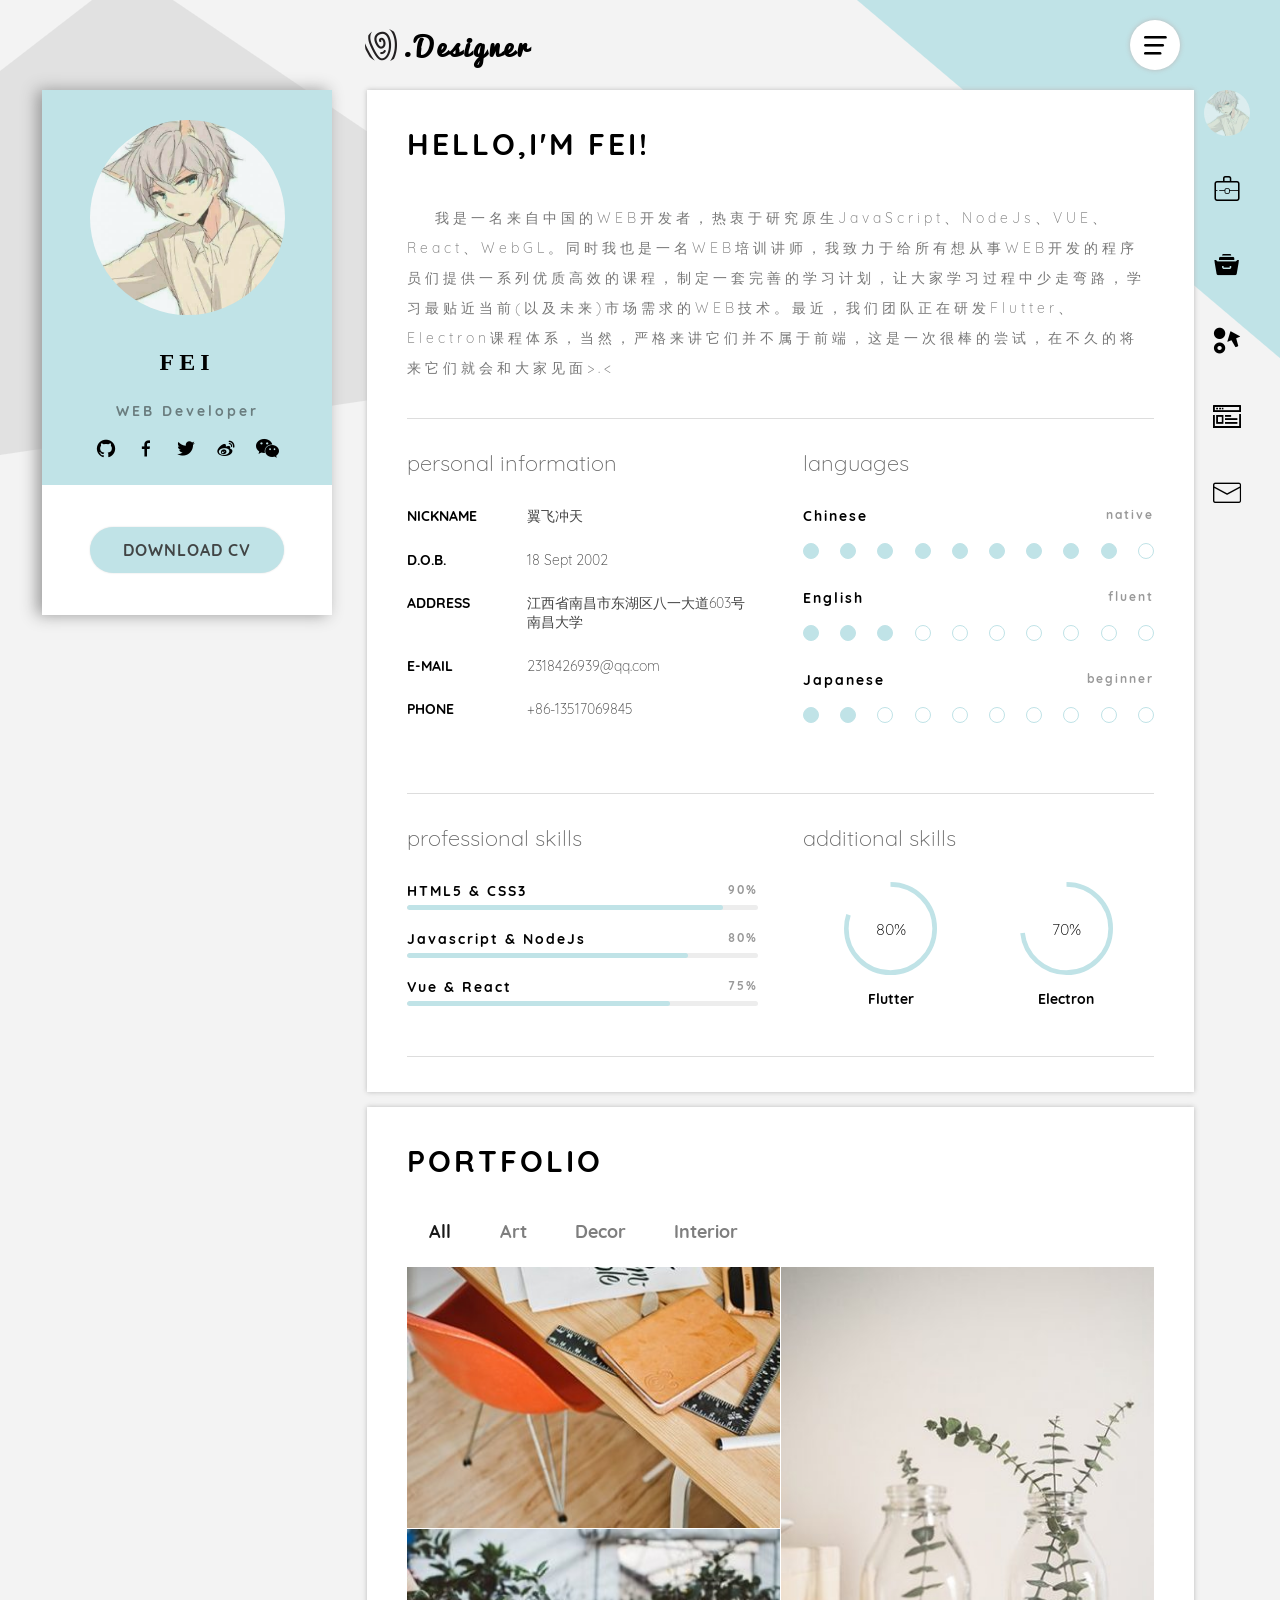
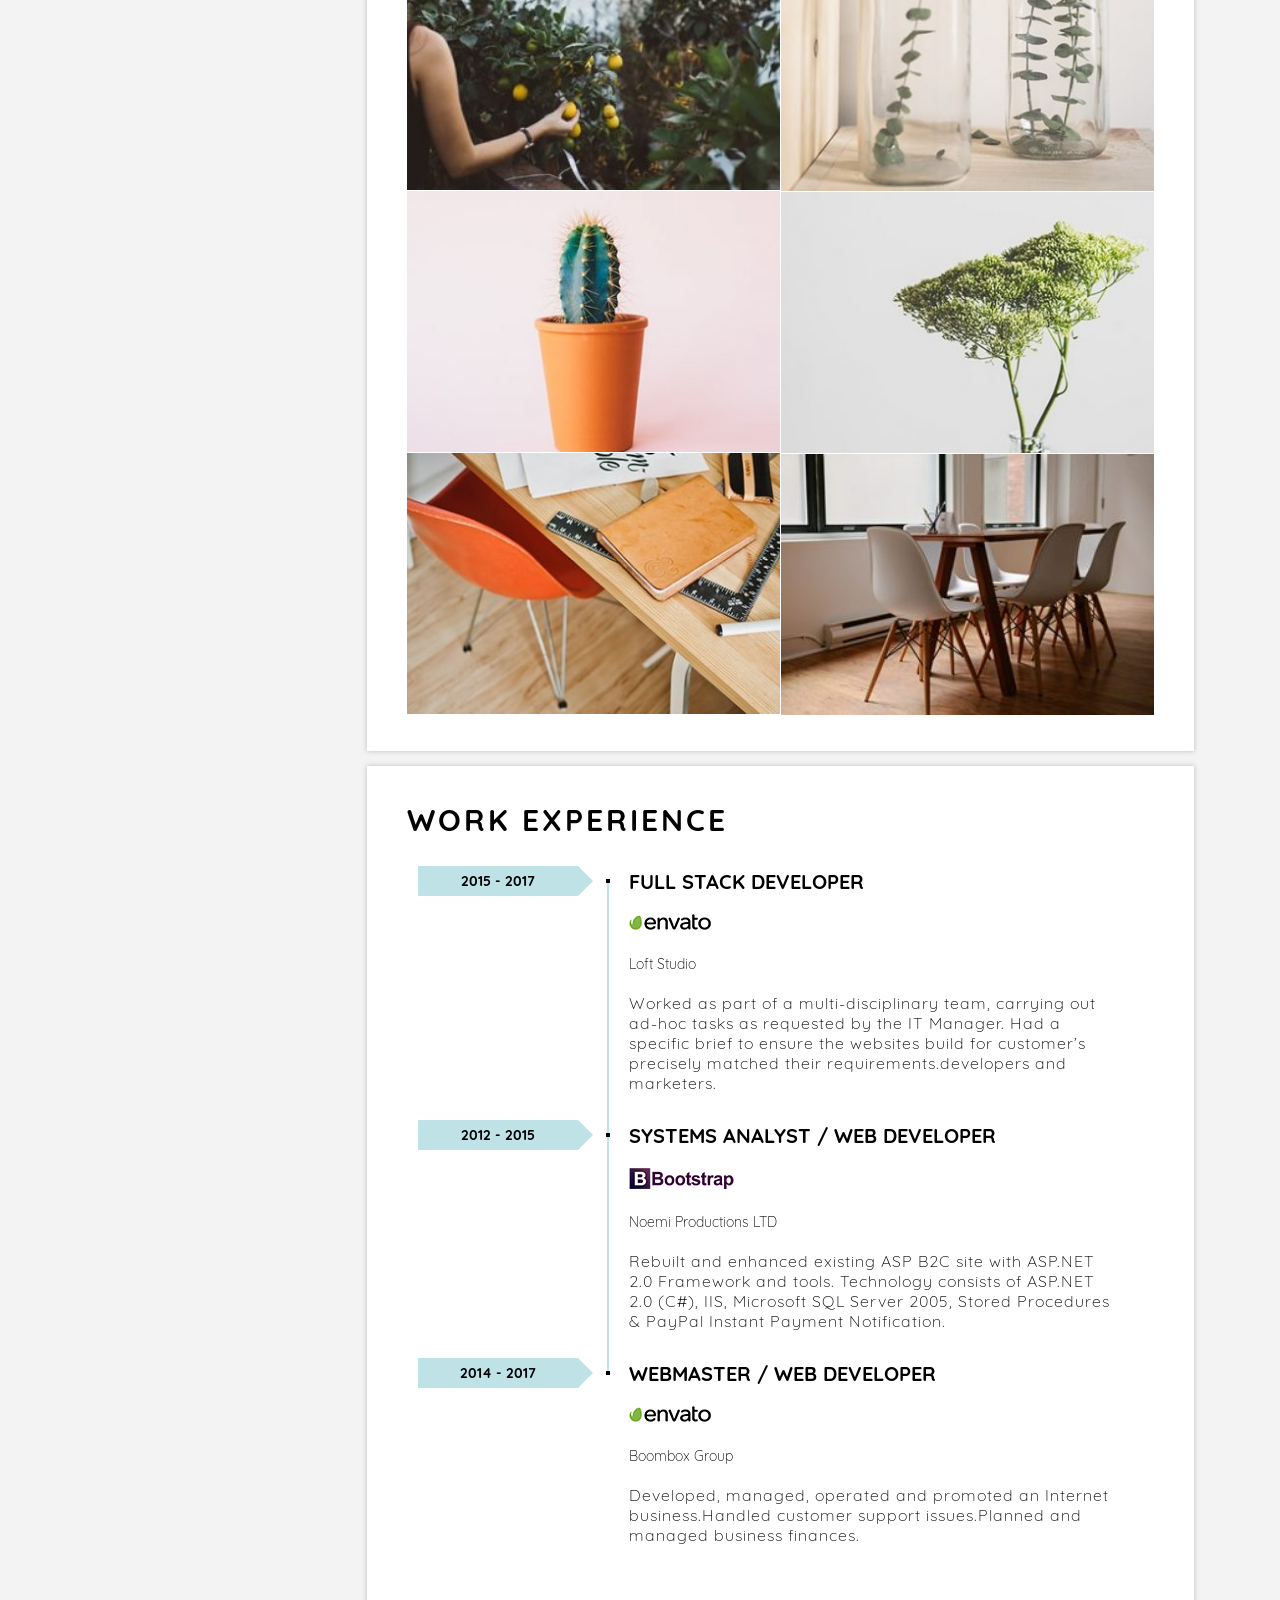
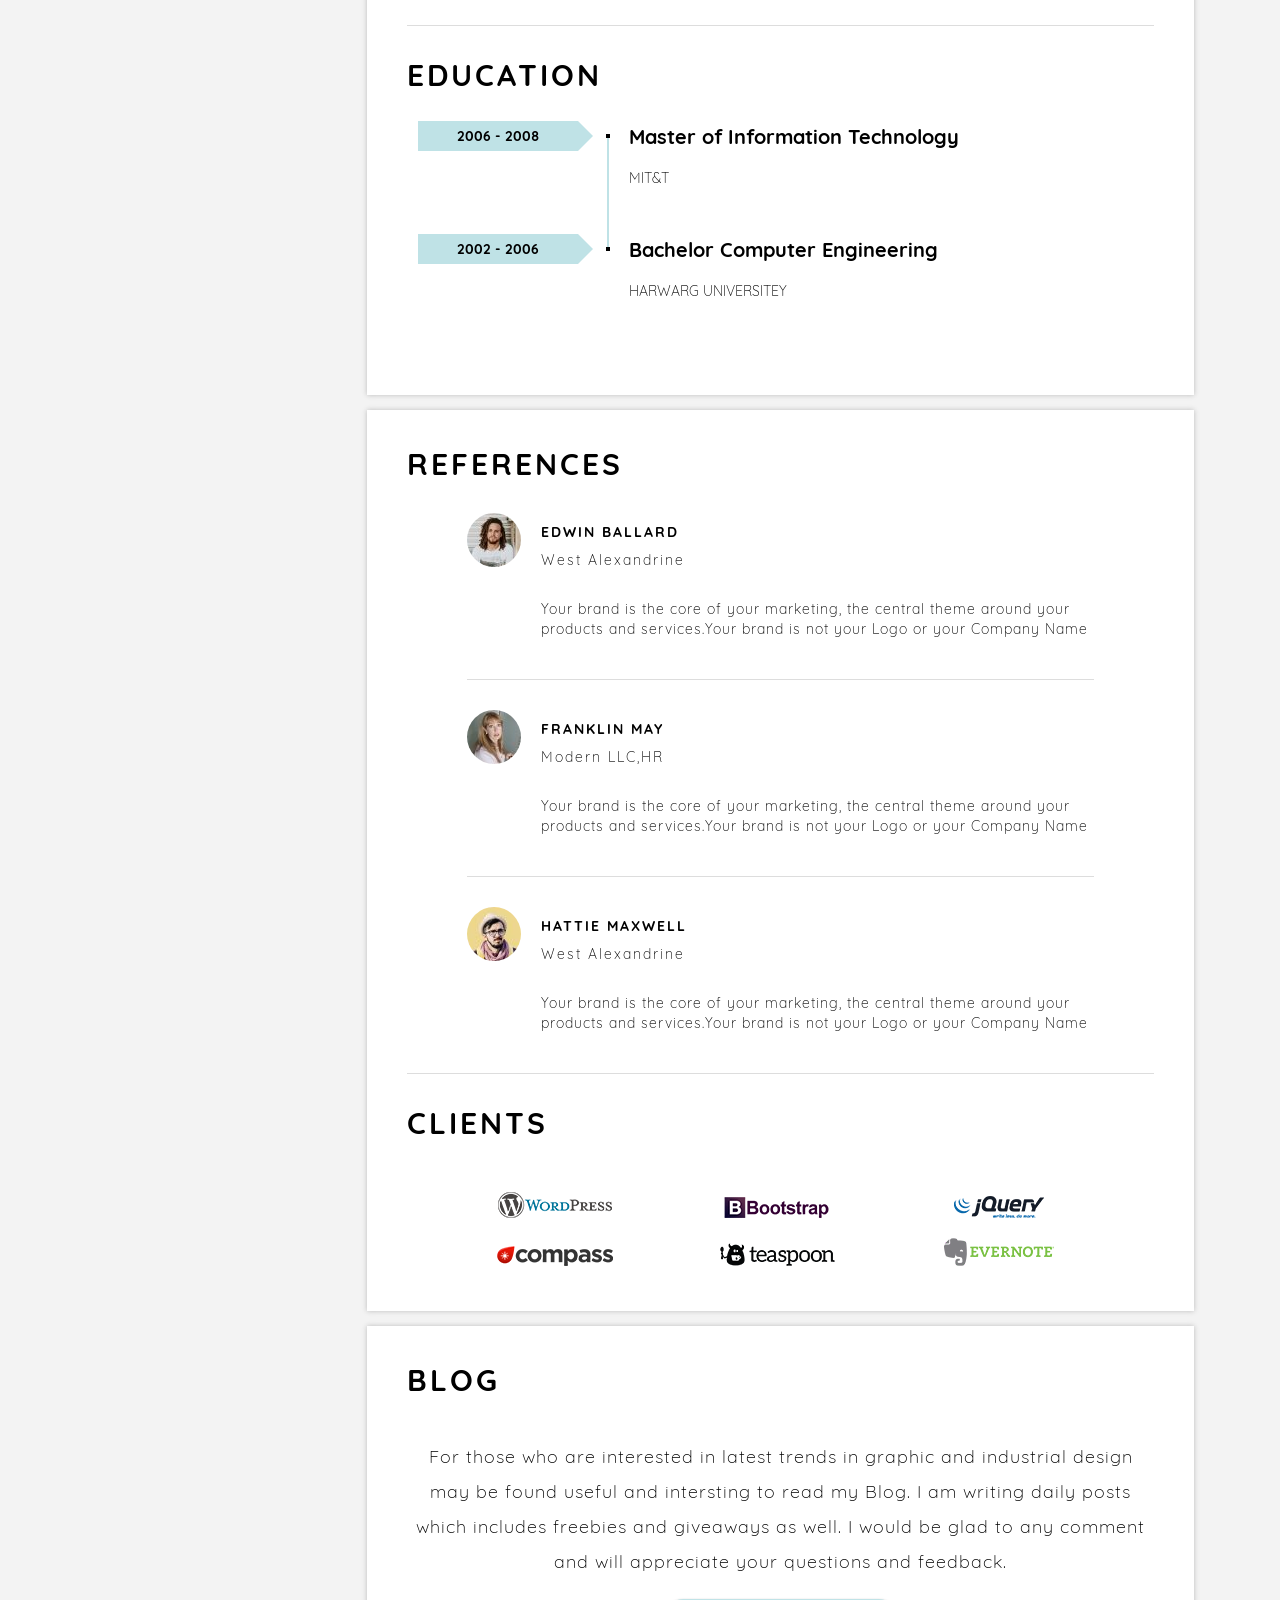
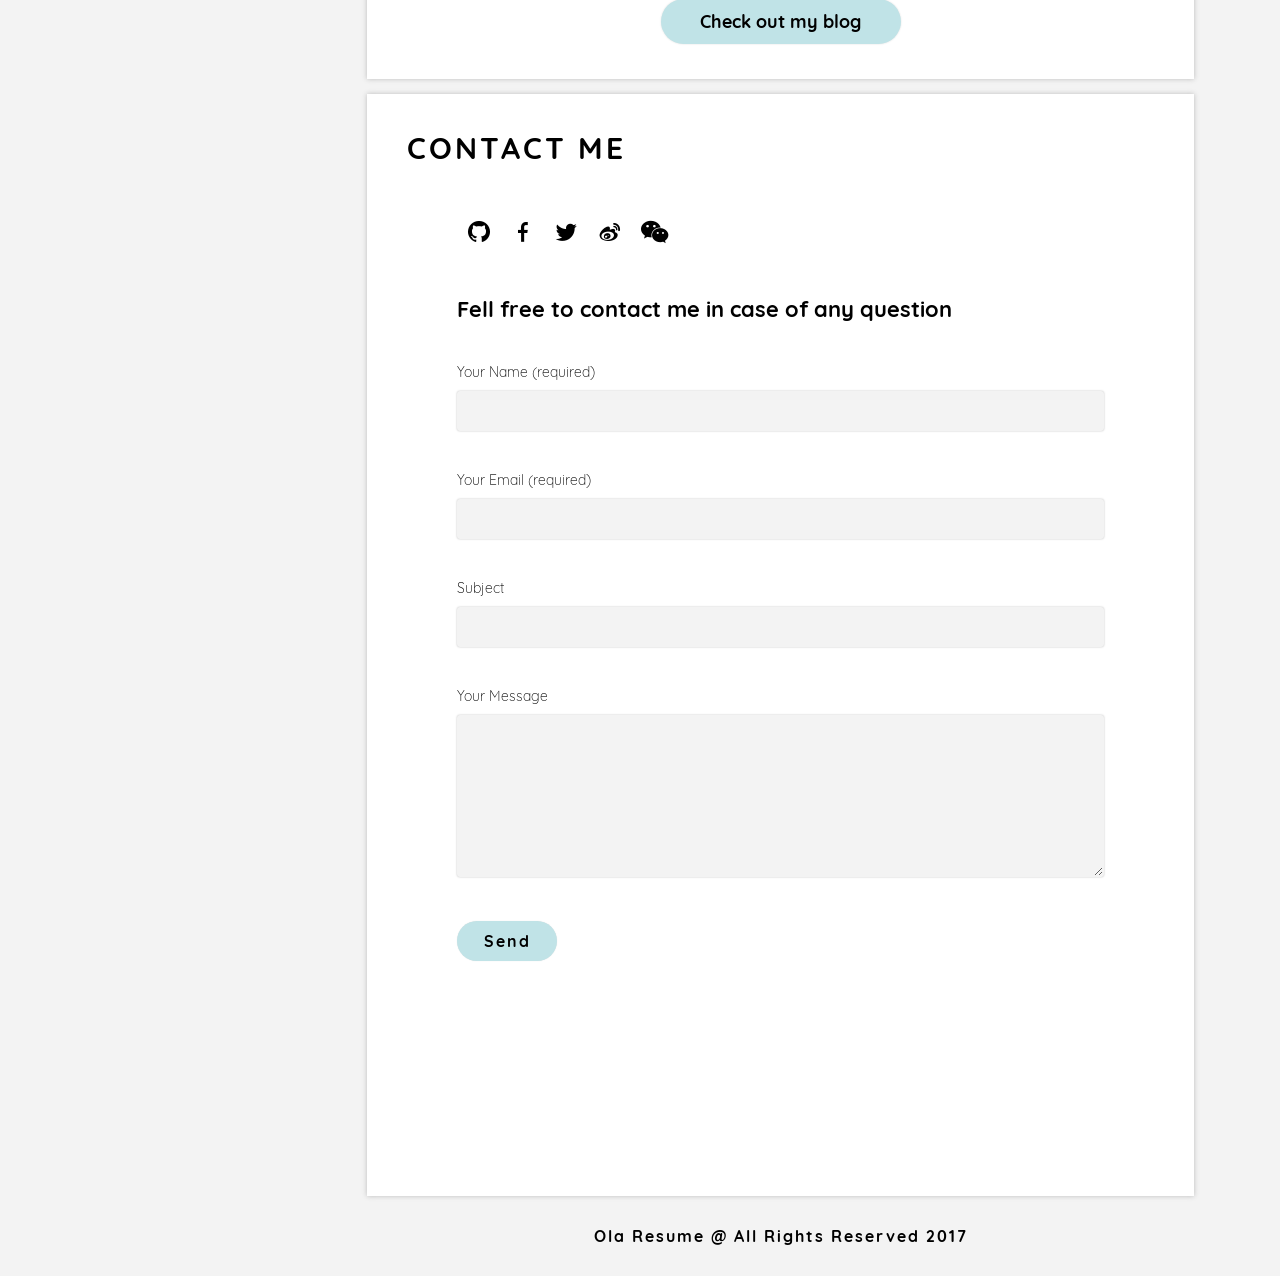
<file: index.html>
<!DOCTYPE html>
<html lang="en">
<head>
    <meta charset="UTF-8">
	<!-- 显示的文字和图形的初始比例 是 1.0 不会缩小-->
<!--    <meta name="viewport" content="width=device-width, initial-scale=1.0">-->
<!--    <meta http-equiv="X-UA-Compatible" content="ie=edge">-->
    <title>翼飞的主页</title>

    <!-- 引入网页标签图标 shortcut-->
    <link rel="icon" type="image/x-icon" href="./images/favicon.png" />
   
    <!-- 引入css文件 -->
    <link rel="stylesheet" href="./css/reset.css">
    <link rel="stylesheet" href="./css/index.css">

</head>
<body>
    <!-- 主布局 -->
    <div id="root">
        <!-- 主页头部区 -->
        <header id="header">
            <h1>
                <img src="images/logo.png" alt="">
                <span>.Designer</span>
            </h1>
            <div class="header-nav">
                <span class="iconfont">&#xe601;</span>
            </div>
        </header>
        <!-- 主体信息区 -->
        <div id="container">

            <!-- 左边个人信息区 -->
            <div class="personal" id="per">
                <!-- 用于吸顶作用 -->
                <div class="personalall">   
                    <div class="personal-main">
                        <div class="photo">
                            <span class="img1"><img src="images/personal/1.png" alt=""></span>
                            <span class="img2"><img src="images/personal/2.png" alt=""></span>
                            <span class="img3"><img src="images/personal/3.png" alt=""></span>
                        </div>
                        <h3>FEI</h3>
                        <p>WEB Developer</p>
                        <div class="contact">
                            <a href="#"><span class="iconfont">&#xe632;</span></a>
                            <a href="#"><span class="iconfont">&#xe60f;</span></a>
                            <a href="#"><span class="iconfont">&#xec9c;</span></a>
                            <a href="#"><span class="iconfont">&#xe60a;</span></a>
                            <a href="#"><span class="iconfont">&#xe739;</span></a>
                        </div>    
                    </div>
                    <div class="personal-download">
                        <a href="#">DOWNLOAD CV</a>
                    </div>
                </div>
            </div>

            <!-- 中部详细内容区 -->
            <div class="content">
                    <!-- 一层 -->
                    <section class="con-part part1" id="alt1">
                        <h2>HELLO,I'M FEI!</h2>
                        <div class="intro">
                            <p>我是一名来自中国的WEB开发者，热衷于研究原生JavaScript、NodeJs、VUE、React、WebGL。同时我也是一名WEB培训讲师，我致力于给所有想从事WEB开发的程序员们提供一系列优质高效的课程，制定一套完善的学习计划，让大家学习过程中少走弯路，学习最贴近当前(以及未来)市场需求的WEB技术。最近，我们团队正在研发Flutter、Electron课程体系，当然，严格来讲它们并不属于前端，这是一次很棒的尝试，在不久的将来它们就会和大家见面&gt;.&lt;</p>
                        </div>
                        <!-- 个人信息 -->
                        <div class="information">
                            <div class="info left">
                                <h3>personal information</h3>
                                <ul class="list">
                                    <li><b>NICKNAME</b><span>翼飞冲天</span></li>
                                    <li><b>D.O.B.</b><span>18 Sept 2002</span></li>
                                    <li><b>ADDRESS</b><span>江西省南昌市东湖区八一大道603号南昌大学</span></li>
                                    <li><b>E-MAIL</b><span>2318426939@qq.com</span></li>
                                    <li><b>PHONE</b><span>+86-13517069845</span></li>
                                </ul>
                            </div>
                            <div class="info right">
                                <h3>languages</h3>
                                <ul>
                                    <li>
                                        <p class="item1"><span>Chinese</span><span>native</span></p>
                                        <p class="item2"><span class="full"></span><span class="full"></span><span class="full"></span><span class="full"></span><span class="full"></span><span class="full"></span><span class="full"></span><span class="full"></span><span class="full"></span><span></span></p>
                                    </li>

                                    <li>
                                        <p class="item1"><span>English</span><span>fluent</span></p>
                                        <p class="item2"><span class="full"></span><span class="full"></span><span class="full"></span><span></span><span></span><span></span><span></span><span></span><span></span><span></span></p>
                                    </li>
                                    <li>
                                        <p class="item1"><span>Japanese</span><span>beginner</span></p>
                                        <p class="item2"><span class="full"></span><span class="full"></span><span></span><span></span><span></span><span></span><span></span><span></span><span></span><span></span></p>
                                    </li>
                                </ul>
                            </div>
                        </div>
                        <!-- 技能介绍 -->
                        <div class="skills">
                            <div class="info profession">
                                <h3>professional skills</h3>
                                <ul class="list">
                                    <li>
                                        <p class="item1"><b>HTML5 & CSS3</b><span>90%</span></p>
                                        <p class="item2"><span style="width: 90%;"></span></p>
                                    </li>
                                    <li>
                                        <p class="item1"><b>Javascript & NodeJs</b><span>80%</span></p>
                                        <p class="item2"><span style="width: 80%;"></span></p>
                                    </li>
                                    <li>
                                        <p class="item1"><b>Vue & React</b><span>75%</span></p>
                                        <p class="item2"><span style="width: 75%;"></span></p>
                                    </li>
                                </ul>
                            </div>
                            <div class="info addition">
                                <h3>additional skills</h3>
                                <ul>
                                    <li>
                                        <div class="svg">
                                            <svg viewBox="0 0 100 100" style="display: block; width: 100%;">
                                                <path d="M 50,50 m 0,-47.5 a 47.5,47.5 0 1 1 0,95 a 47.5,47.5 0 1 1 0,-95" stroke="#c0e3e7" stroke-width="5" fill-opacity="0" style="stroke-dasharray: 298.493, 298.493; stroke-dashoffset: 60;"></path>
                                            </svg>
                                            <span>80%</span>
                                        </div>
                                        <p>Flutter</p>
                                    </li>
                                    <li>
                                        <div class="svg">
                                            <svg viewBox="0 0 100 100" style="display: block; width: 100%;">
                                                <path d="M 50,50 m 0,-47.5 a 47.5,47.5 0 1 1 0,95 a 47.5,47.5 0 1 1 0,-95" stroke="#c0e3e7" stroke-width="5" fill-opacity="0" style="stroke-dasharray: 298.493, 298.493; stroke-dashoffset: 80;"></path>
                                            </svg>
                                            <span>70%</span>
                                        </div>
                                        <p>Electron</p>
                                    </li>
                                </ul>
                            </div>
                        </div>
                    </section>
                    <!-- 二层 -->
                    <section class="con-part part2" id="alt2">
                        <h2>PORTFOLIO</h2>
                        <ul class="nav">
                            <li class="first">All</li>
                            <li>Art</li>
                            <li>Decor</li>
                            <li>Interior</li>
                        </ul>
                        <div class="img">
                            <div class="photo img-left">
                                <ul>
                                    <li>
                                        <img src="./images/portfolio/1.jpg" alt="">
                                        <a href="#">
                                            <p>Certy Decor</p>
                                            <p>View More</p>
                                        </a>
                                    </li>
                                    <li>
                                        <img src="./images/portfolio/3.jpg" alt="">
                                        <a href="#">
                                            <p>Certy Garden</p>
                                            <p>View More</p>
                                        </a>
                                    </li>
                                    <li>
                                        <img src="./images/portfolio/5.jpg" alt="">
                                        <a href="#">
                                            <p>Certy Сactus</p>
                                            <p>View More</p>
                                        </a>
                                    </li>
                                    <li>
                                        <img src="./images/portfolio/7.jpg" alt="">
                                        <a href="#">
                                            <p>Certy Decoration</p>
                                            <p>View More</p>
                                        </a>
                                    </li>
                                </ul>
                            </div>
                            <div class="photo img-right">
                                <ul>
                                    <li>
                                        <img src="./images/portfolio/2.jpg" alt="">
                                        <a href="#">
                                            <p>Certy ART</p>
                                            <p>View More</p>
                                        </a>
                                    </li>
                                    <li>
                                        <img src="./images/portfolio/4.jpg" alt="">
                                        <a href="#">
                                            <p>Certy Tree</p>
                                            <p>View More</p>
                                        </a>
                                    </li>
                                    <li>
                                        <img src="./images/portfolio/6.jpg" alt="">
                                        <a href="#">
                                            <p>Certy Chair</p>
                                            <p>View More</p>
                                        </a>
                                    </li>
                                </ul>
                            </div>
                        </div>
                    </section>
                    <!-- 三层 -->
                    <section class="con-part part3" id="alt3">
                        <h2>WORK EXPERIENCE</h2>
                        <ul class="list work">
                            <li class="item">
                                <div class="left">
                                    <p>2015 - 2017</p>
                                </div>
                                <div class="right">
                                    <h3>FULL STACK DEVELOPER</h3>
                                    <div class="photo"><img src="images/work/logo-envato.png" alt=""></div>
                                    <p>Loft Studio</p>
                                    <p>Worked as part of a multi-disciplinary team, carrying out ad-hoc tasks as requested by the IT Manager. Had a specific brief to ensure the websites build for customer’s precisely matched their requirements.developers and marketers.</p>
                                </div>
                            </li>
                            <li class="item">
                                <div class="left">
                                    <p>2012 - 2015</p>
                                </div>
                                <div class="right">
                                    <h3>SYSTEMS ANALYST / WEB DEVELOPER</h3>
                                    <div class="photo"><img src="images/work/logo-bootstrap.png" alt=""></div>
                                    <p>Noemi Productions LTD</p>
                                    <p>Rebuilt and enhanced existing ASP B2C site with ASP.NET 2.0 Framework and tools. Technology consists of ASP.NET 2.0 (C#), IIS, Microsoft SQL Server 2005, Stored Procedures & PayPal Instant Payment Notification.</p>
                                </div>
                            </li>
                            <li class="item last">
                                <div class="left">
                                    <p>2014 - 2017</p>
                                </div>
                                <div class="right">
                                    <h3>WEBMASTER / WEB DEVELOPER</h3>
                                    <div class="photo"><img src="images/work/logo-envato.png" alt=""></div>
                                    <p>Boombox Group</p>
                                    <p>Developed, managed, operated and promoted an Internet business.Handled customer support issues.Planned and managed business finances.</p>
                                </div>
                            </li>
                        </ul>
                        <h2>EDUCATION</h2>
                        <ul class="list edu">
                            <li class="item">
                                <div class="left">
                                    <p>2006 - 2008</p>
                                </div>
                                <div class="right">
                                    <h3>Master of Information Technology</h3>
                                    <p>MIT&T</p>
                                </div>
                            </li>
                            <li class="item last">
                                <div class="left">
                                    <p>2002 - 2006</p>
                                </div>
                                <div class="right">
                                    <h3>Bachelor Computer Engineering</h3>
                                    <p>HARWARG UNIVERSITEY</p>
                                </div>
                            </li>
                        </ul>
                    </section>
                    <!-- 四层 -->
                    <section class="con-part part4" id="alt4">
                        <h2>REFERENCES</h2>
                        <ul class="list">
                            <li class="item">
                                <div class="left">
                                    <span></span>
                                </div>
                                <div class="right">
                                    <h3>EDWIN BALLARD</h3>
                                    <p>West Alexandrine</p>
                                    <p>Your brand is the core of your marketing, the central theme around your products and services.Your brand is not your Logo or your Company Name</p>
                                </div>
                            </li>
                            <li class="item">
                                <div class="left">
                                    <span></span>
                                </div>
                                <div class="right">
                                    <h3>FRANKLIN MAY</h3>
                                    <p>Modern LLC,HR</p>
                                    <p>Your brand is the core of your marketing, the central theme around your products and services.Your brand is not your Logo or your Company Name</p>
                                </div>
                            </li>
                            <li class="item last">
                                <div class="left">
                                    <span></span>
                                </div>
                                <div class="right">
                                    <h3>HATTIE MAXWELL</h3>
                                    <p>West Alexandrine</p>
                                    <p>Your brand is the core of your marketing, the central theme around your products and services.Your brand is not your Logo or your Company Name</p>
                                </div>
                            </li>
                        </ul>
                        <h2>CLIENTS</h2>
                        <ul class="img">
                            <li><img src="./images/clients/logo-wordpress.png" alt=""></li>
                            <li><img src="./images/clients/logo-bootstrap.png" alt=""></li>
                            <li><img src="./images/clients/logo-jquery.png" alt=""></li>
                            <li><img src="./images/clients/logo-compass.png" alt=""></li>
                            <li><img src="./images/clients/logo-teaspoon.png" alt=""></li>
                            <li><img src="./images/clients/logo-evernote.png" alt=""></li>
                        </ul>
                    </section>
                    <!-- 五层 -->
                    <section class="con-part part5" id="alt5">
                        <h2>BLOG</h2>
                        <p>For those who are interested in latest trends in graphic and industrial design may be found useful and intersting to read my Blog. I am writing daily posts which includes freebies and giveaways as well. I would be glad to any comment and will appreciate your questions and feedback.</p>
                        <div class="check">
                            <a href="">Check out my blog</a>
                        </div>
                    </section>
                    <!-- 六层 -->
                    <section class="con-part part6" id="alt6">
                        <h2>CONTACT ME</h2>
                        <ul class="list1">
                            <li><a href="#"><i class="iconfont">&#xe632;</i></a></li>
                            <li><a href="#"><i class="iconfont">&#xe60f;</i></a></li>
                            <li><a href="#"><i class="iconfont">&#xec9c;</i></a></li>
                            <li><a href="#"><i class="iconfont">&#xe60a;</i></a></li>
                            <li><a href="#"><i class="iconfont">&#xe739;</i></a></li>
                        </ul>
                        <div class="main">
                            <h3>Fell free to contact me in case of any question</h3>
                            <form action="" method="">
                                <ul class="list2">
                                    <li>
                                        <p>Your Name (required)</p>
                                        <input type="text">
                                    </li>
                                    <li>
                                        <p>Your Email (required)</p>
                                        <input type="text">
                                    </li>
                                    <li>
                                        <p>Subject</p>
                                        <input type="text">
                                    </li>
                                    <li>
                                        <p>Your Message</p>
                                        <textarea cols="30" rows="10"></textarea>
                                    </li>
                                </ul>
                            </form>
                            <p><a href="#">Send</a></p>
                        </div>
                    </section>
                    <!-- 底部 -->
                    <footer class="footer"><p>Ola Resume @ All Rights Reserved 2017</p></footer>
            </div>

            <!-- 右侧导航区 -->
            <div id="navBar">
                <ul class="sideNav">
                    <li class="active"><a href="javascript:" class="first"></a></li>
                    <li><a href="javascript:" class="iconfont">&#xe646;</a></li>
                    <li><a href="javascript:" class="iconfont">&#xe607;</a></li>
                    <li><a href="javascript:" class="iconfont">&#xe65b;</a></li>
                    <li><a href="javascript:" class="iconfont">&#xe627;</a></li>
                    <li><a href="javascript:" class="iconfont">&#xe63a;</a></li>
                </ul>
            </div>
        </div>
    </div>
    <script src="./js/jquery-1.11.3.js"></script>   <!-- 引入jquery -->
    <script src="https://cdn.jsdelivr.net/npm/jquery@3.4.1/dist/jquery.min.js"></script>
    <!-- <script src="./js/index.js"></script> -->
    <script src="./js/index.js"></script>
</body>
</html>
</file>
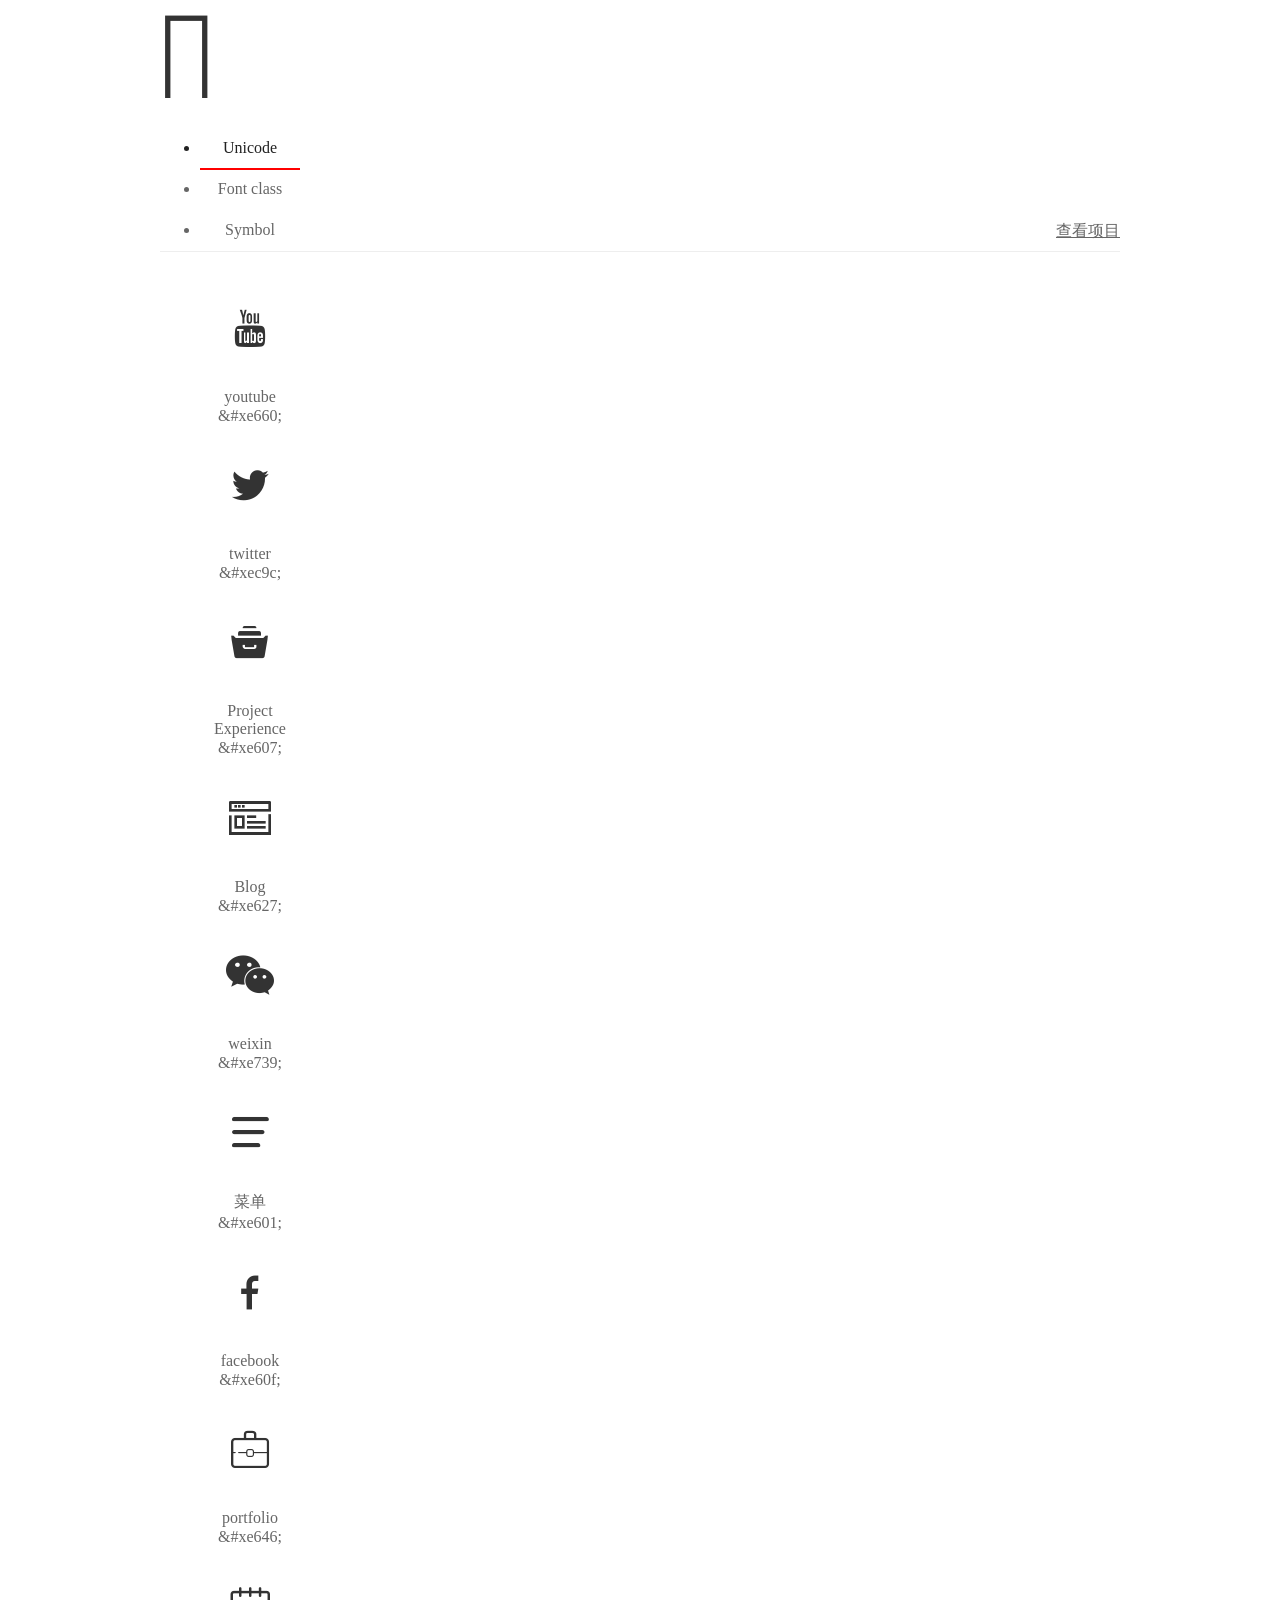
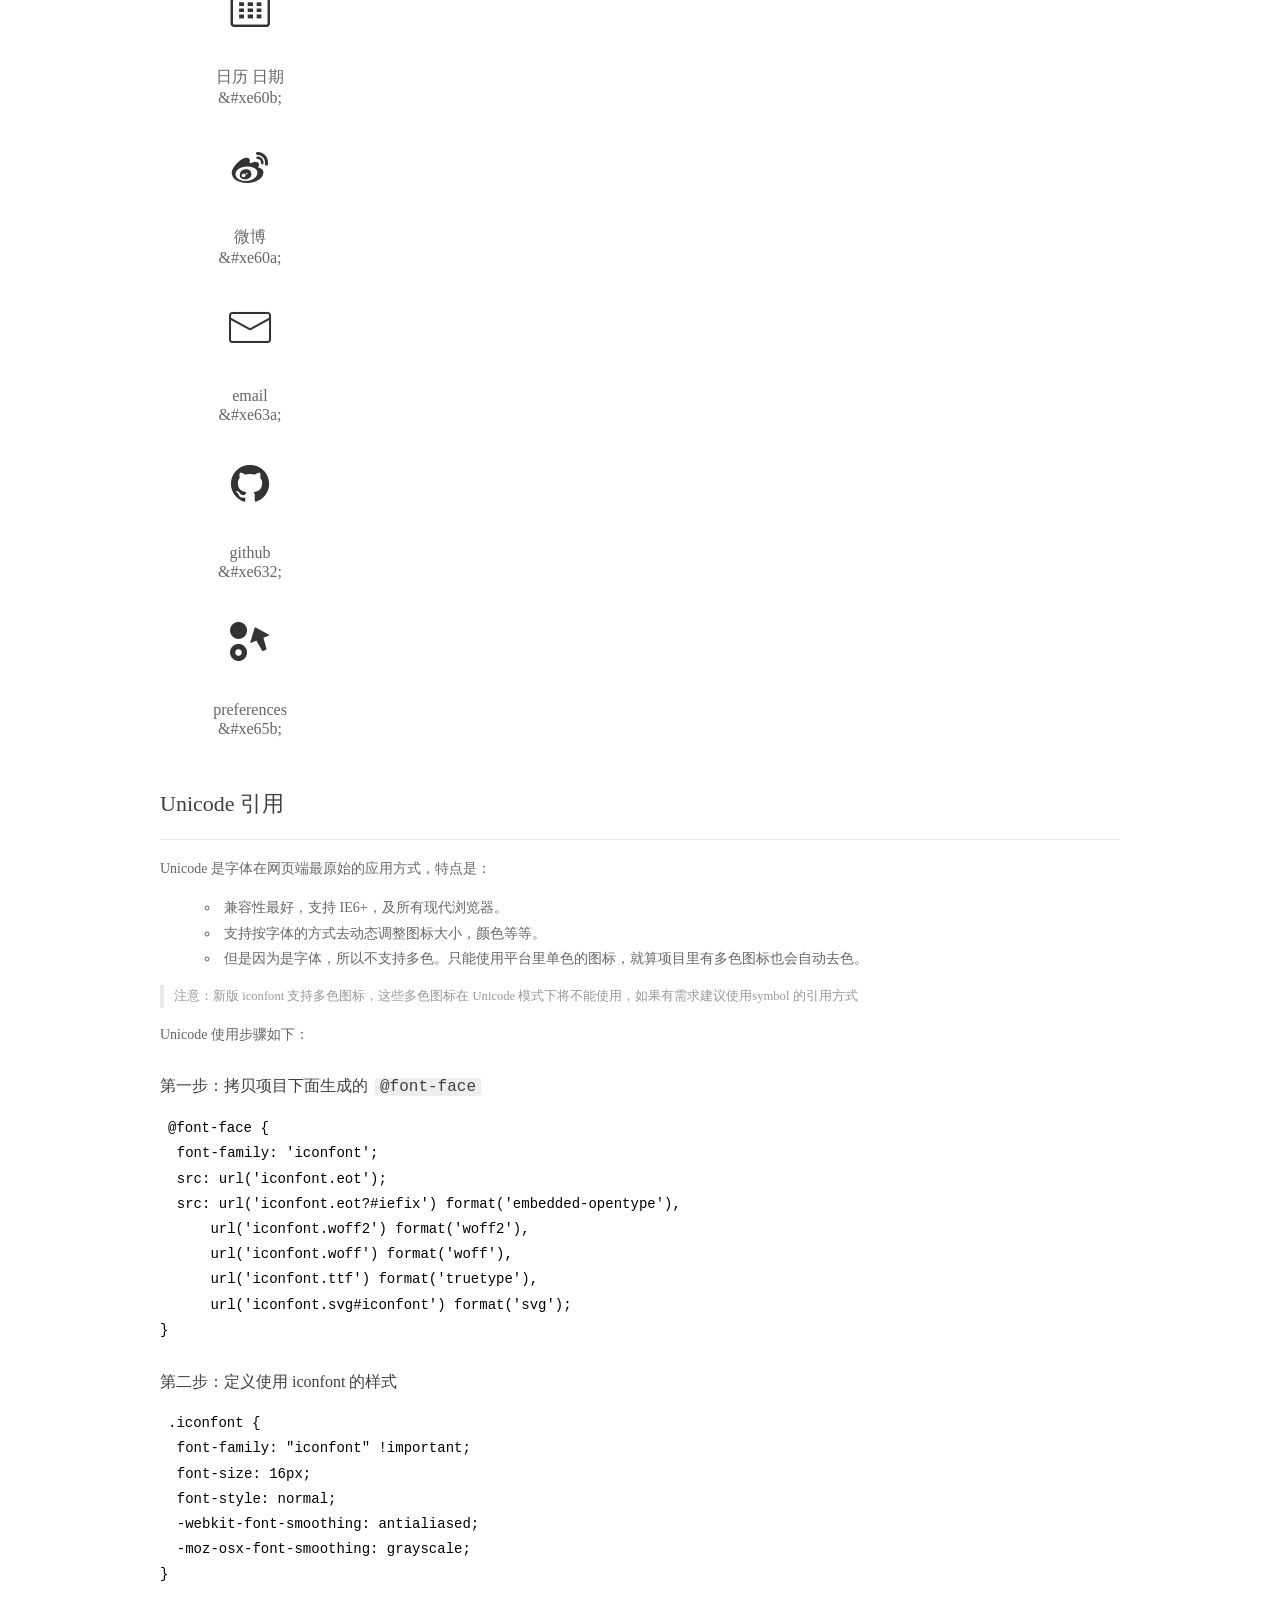
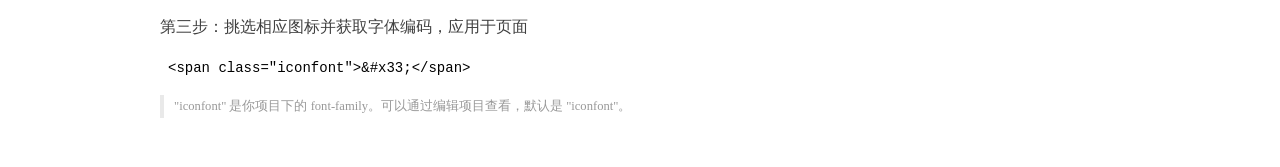
<file: font/fonts/demo_index.html>
<!DOCTYPE html>
<html>
<head>
  <meta charset="utf-8"/>
  <title>IconFont Demo</title>
  <link rel="shortcut icon" href="https://gtms04.alicdn.com/tps/i4/TB1_oz6GVXXXXaFXpXXJDFnIXXX-64-64.ico" type="image/x-icon"/>
  <link rel="stylesheet" href="https://g.alicdn.com/thx/cube/1.3.2/cube.min.css">
  <link rel="stylesheet" href="demo.css">
  <link rel="stylesheet" href="iconfont.css">
  <script src="iconfont.js"></script>
  <!-- jQuery -->
  <script src="https://a1.alicdn.com/oss/uploads/2018/12/26/7bfddb60-08e8-11e9-9b04-53e73bb6408b.js"></script>
  <!-- 代码高亮 -->
  <script src="https://a1.alicdn.com/oss/uploads/2018/12/26/a3f714d0-08e6-11e9-8a15-ebf944d7534c.js"></script>
</head>
<body>
  <div class="main">
    <h1 class="logo"><a href="https://www.iconfont.cn/" title="iconfont 首页" target="_blank">&#xe86b;</a></h1>
    <div class="nav-tabs">
      <ul id="tabs" class="dib-box">
        <li class="dib active"><span>Unicode</span></li>
        <li class="dib"><span>Font class</span></li>
        <li class="dib"><span>Symbol</span></li>
      </ul>
      
      <a href="https://www.iconfont.cn/manage/index?manage_type=myprojects&projectId=1378762" target="_blank" class="nav-more">查看项目</a>
      
    </div>
    <div class="tab-container">
      <div class="content unicode" style="display: block;">
          <ul class="icon_lists dib-box">
          
            <li class="dib">
              <span class="icon iconfont">&#xe660;</span>
                <div class="name">youtube</div>
                <div class="code-name">&amp;#xe660;</div>
              </li>
          
            <li class="dib">
              <span class="icon iconfont">&#xec9c;</span>
                <div class="name">twitter</div>
                <div class="code-name">&amp;#xec9c;</div>
              </li>
          
            <li class="dib">
              <span class="icon iconfont">&#xe607;</span>
                <div class="name">Project Experience</div>
                <div class="code-name">&amp;#xe607;</div>
              </li>
          
            <li class="dib">
              <span class="icon iconfont">&#xe627;</span>
                <div class="name">Blog</div>
                <div class="code-name">&amp;#xe627;</div>
              </li>
          
            <li class="dib">
              <span class="icon iconfont">&#xe739;</span>
                <div class="name">weixin</div>
                <div class="code-name">&amp;#xe739;</div>
              </li>
          
            <li class="dib">
              <span class="icon iconfont">&#xe601;</span>
                <div class="name">菜单</div>
                <div class="code-name">&amp;#xe601;</div>
              </li>
          
            <li class="dib">
              <span class="icon iconfont">&#xe60f;</span>
                <div class="name">facebook</div>
                <div class="code-name">&amp;#xe60f;</div>
              </li>
          
            <li class="dib">
              <span class="icon iconfont">&#xe646;</span>
                <div class="name">portfolio</div>
                <div class="code-name">&amp;#xe646;</div>
              </li>
          
            <li class="dib">
              <span class="icon iconfont">&#xe60b;</span>
                <div class="name">日历 日期</div>
                <div class="code-name">&amp;#xe60b;</div>
              </li>
          
            <li class="dib">
              <span class="icon iconfont">&#xe60a;</span>
                <div class="name">微博</div>
                <div class="code-name">&amp;#xe60a;</div>
              </li>
          
            <li class="dib">
              <span class="icon iconfont">&#xe63a;</span>
                <div class="name">email</div>
                <div class="code-name">&amp;#xe63a;</div>
              </li>
          
            <li class="dib">
              <span class="icon iconfont">&#xe632;</span>
                <div class="name">github</div>
                <div class="code-name">&amp;#xe632;</div>
              </li>
          
            <li class="dib">
              <span class="icon iconfont">&#xe65b;</span>
                <div class="name">preferences</div>
                <div class="code-name">&amp;#xe65b;</div>
              </li>
          
          </ul>
          <div class="article markdown">
          <h2 id="unicode-">Unicode 引用</h2>
          <hr>

          <p>Unicode 是字体在网页端最原始的应用方式，特点是：</p>
          <ul>
            <li>兼容性最好，支持 IE6+，及所有现代浏览器。</li>
            <li>支持按字体的方式去动态调整图标大小，颜色等等。</li>
            <li>但是因为是字体，所以不支持多色。只能使用平台里单色的图标，就算项目里有多色图标也会自动去色。</li>
          </ul>
          <blockquote>
            <p>注意：新版 iconfont 支持多色图标，这些多色图标在 Unicode 模式下将不能使用，如果有需求建议使用symbol 的引用方式</p>
          </blockquote>
          <p>Unicode 使用步骤如下：</p>
          <h3 id="-font-face">第一步：拷贝项目下面生成的 <code>@font-face</code></h3>
<pre><code class="language-css"
>@font-face {
  font-family: 'iconfont';
  src: url('iconfont.eot');
  src: url('iconfont.eot?#iefix') format('embedded-opentype'),
      url('iconfont.woff2') format('woff2'),
      url('iconfont.woff') format('woff'),
      url('iconfont.ttf') format('truetype'),
      url('iconfont.svg#iconfont') format('svg');
}
</code></pre>
          <h3 id="-iconfont-">第二步：定义使用 iconfont 的样式</h3>
<pre><code class="language-css"
>.iconfont {
  font-family: "iconfont" !important;
  font-size: 16px;
  font-style: normal;
  -webkit-font-smoothing: antialiased;
  -moz-osx-font-smoothing: grayscale;
}
</code></pre>
          <h3 id="-">第三步：挑选相应图标并获取字体编码，应用于页面</h3>
<pre>
<code class="language-html"
>&lt;span class="iconfont"&gt;&amp;#x33;&lt;/span&gt;
</code></pre>
          <blockquote>
            <p>"iconfont" 是你项目下的 font-family。可以通过编辑项目查看，默认是 "iconfont"。</p>
          </blockquote>
          </div>
      </div>
      <div class="content font-class">
        <ul class="icon_lists dib-box">
          
          <li class="dib">
            <span class="icon iconfont icon-youtube"></span>
            <div class="name">
              youtube
            </div>
            <div class="code-name">.icon-youtube
            </div>
          </li>
          
          <li class="dib">
            <span class="icon iconfont icon-twitter"></span>
            <div class="name">
              twitter
            </div>
            <div class="code-name">.icon-twitter
            </div>
          </li>
          
          <li class="dib">
            <span class="icon iconfont icon-xiangmujingyan"></span>
            <div class="name">
              Project Experience
            </div>
            <div class="code-name">.icon-xiangmujingyan
            </div>
          </li>
          
          <li class="dib">
            <span class="icon iconfont icon-blog"></span>
            <div class="name">
              Blog
            </div>
            <div class="code-name">.icon-blog
            </div>
          </li>
          
          <li class="dib">
            <span class="icon iconfont icon-weixin"></span>
            <div class="name">
              weixin
            </div>
            <div class="code-name">.icon-weixin
            </div>
          </li>
          
          <li class="dib">
            <span class="icon iconfont icon-caidan1"></span>
            <div class="name">
              菜单
            </div>
            <div class="code-name">.icon-caidan1
            </div>
          </li>
          
          <li class="dib">
            <span class="icon iconfont icon-facebook"></span>
            <div class="name">
              facebook
            </div>
            <div class="code-name">.icon-facebook
            </div>
          </li>
          
          <li class="dib">
            <span class="icon iconfont icon-portfolio"></span>
            <div class="name">
              portfolio
            </div>
            <div class="code-name">.icon-portfolio
            </div>
          </li>
          
          <li class="dib">
            <span class="icon iconfont icon-riliriqi"></span>
            <div class="name">
              日历 日期
            </div>
            <div class="code-name">.icon-riliriqi
            </div>
          </li>
          
          <li class="dib">
            <span class="icon iconfont icon-tubiaozhizuo-"></span>
            <div class="name">
              微博
            </div>
            <div class="code-name">.icon-tubiaozhizuo-
            </div>
          </li>
          
          <li class="dib">
            <span class="icon iconfont icon-email"></span>
            <div class="name">
              email
            </div>
            <div class="code-name">.icon-email
            </div>
          </li>
          
          <li class="dib">
            <span class="icon iconfont icon-github"></span>
            <div class="name">
              github
            </div>
            <div class="code-name">.icon-github
            </div>
          </li>
          
          <li class="dib">
            <span class="icon iconfont icon-preferences"></span>
            <div class="name">
              preferences
            </div>
            <div class="code-name">.icon-preferences
            </div>
          </li>
          
        </ul>
        <div class="article markdown">
        <h2 id="font-class-">font-class 引用</h2>
        <hr>

        <p>font-class 是 Unicode 使用方式的一种变种，主要是解决 Unicode 书写不直观，语意不明确的问题。</p>
        <p>与 Unicode 使用方式相比，具有如下特点：</p>
        <ul>
          <li>兼容性良好，支持 IE8+，及所有现代浏览器。</li>
          <li>相比于 Unicode 语意明确，书写更直观。可以很容易分辨这个 icon 是什么。</li>
          <li>因为使用 class 来定义图标，所以当要替换图标时，只需要修改 class 里面的 Unicode 引用。</li>
          <li>不过因为本质上还是使用的字体，所以多色图标还是不支持的。</li>
        </ul>
        <p>使用步骤如下：</p>
        <h3 id="-fontclass-">第一步：引入项目下面生成的 fontclass 代码：</h3>
<pre><code class="language-html">&lt;link rel="stylesheet" href="./iconfont.css"&gt;
</code></pre>
        <h3 id="-">第二步：挑选相应图标并获取类名，应用于页面：</h3>
<pre><code class="language-html">&lt;span class="iconfont icon-xxx"&gt;&lt;/span&gt;
</code></pre>
        <blockquote>
          <p>"
            iconfont" 是你项目下的 font-family。可以通过编辑项目查看，默认是 "iconfont"。</p>
        </blockquote>
      </div>
      </div>
      <div class="content symbol">
          <ul class="icon_lists dib-box">
          
            <li class="dib">
                <svg class="icon svg-icon" aria-hidden="true">
                  <use xlink:href="#icon-youtube"></use>
                </svg>
                <div class="name">youtube</div>
                <div class="code-name">#icon-youtube</div>
            </li>
          
            <li class="dib">
                <svg class="icon svg-icon" aria-hidden="true">
                  <use xlink:href="#icon-twitter"></use>
                </svg>
                <div class="name">twitter</div>
                <div class="code-name">#icon-twitter</div>
            </li>
          
            <li class="dib">
                <svg class="icon svg-icon" aria-hidden="true">
                  <use xlink:href="#icon-xiangmujingyan"></use>
                </svg>
                <div class="name">Project Experience</div>
                <div class="code-name">#icon-xiangmujingyan</div>
            </li>
          
            <li class="dib">
                <svg class="icon svg-icon" aria-hidden="true">
                  <use xlink:href="#icon-blog"></use>
                </svg>
                <div class="name">Blog</div>
                <div class="code-name">#icon-blog</div>
            </li>
          
            <li class="dib">
                <svg class="icon svg-icon" aria-hidden="true">
                  <use xlink:href="#icon-weixin"></use>
                </svg>
                <div class="name">weixin</div>
                <div class="code-name">#icon-weixin</div>
            </li>
          
            <li class="dib">
                <svg class="icon svg-icon" aria-hidden="true">
                  <use xlink:href="#icon-caidan1"></use>
                </svg>
                <div class="name">菜单</div>
                <div class="code-name">#icon-caidan1</div>
            </li>
          
            <li class="dib">
                <svg class="icon svg-icon" aria-hidden="true">
                  <use xlink:href="#icon-facebook"></use>
                </svg>
                <div class="name">facebook</div>
                <div class="code-name">#icon-facebook</div>
            </li>
          
            <li class="dib">
                <svg class="icon svg-icon" aria-hidden="true">
                  <use xlink:href="#icon-portfolio"></use>
                </svg>
                <div class="name">portfolio</div>
                <div class="code-name">#icon-portfolio</div>
            </li>
          
            <li class="dib">
                <svg class="icon svg-icon" aria-hidden="true">
                  <use xlink:href="#icon-riliriqi"></use>
                </svg>
                <div class="name">日历 日期</div>
                <div class="code-name">#icon-riliriqi</div>
            </li>
          
            <li class="dib">
                <svg class="icon svg-icon" aria-hidden="true">
                  <use xlink:href="#icon-tubiaozhizuo-"></use>
                </svg>
                <div class="name">微博</div>
                <div class="code-name">#icon-tubiaozhizuo-</div>
            </li>
          
            <li class="dib">
                <svg class="icon svg-icon" aria-hidden="true">
                  <use xlink:href="#icon-email"></use>
                </svg>
                <div class="name">email</div>
                <div class="code-name">#icon-email</div>
            </li>
          
            <li class="dib">
                <svg class="icon svg-icon" aria-hidden="true">
                  <use xlink:href="#icon-github"></use>
                </svg>
                <div class="name">github</div>
                <div class="code-name">#icon-github</div>
            </li>
          
            <li class="dib">
                <svg class="icon svg-icon" aria-hidden="true">
                  <use xlink:href="#icon-preferences"></use>
                </svg>
                <div class="name">preferences</div>
                <div class="code-name">#icon-preferences</div>
            </li>
          
          </ul>
          <div class="article markdown">
          <h2 id="symbol-">Symbol 引用</h2>
          <hr>

          <p>这是一种全新的使用方式，应该说这才是未来的主流，也是平台目前推荐的用法。相关介绍可以参考这篇<a href="">文章</a>
            这种用法其实是做了一个 SVG 的集合，与另外两种相比具有如下特点：</p>
          <ul>
            <li>支持多色图标了，不再受单色限制。</li>
            <li>通过一些技巧，支持像字体那样，通过 <code>font-size</code>, <code>color</code> 来调整样式。</li>
            <li>兼容性较差，支持 IE9+，及现代浏览器。</li>
            <li>浏览器渲染 SVG 的性能一般，还不如 png。</li>
          </ul>
          <p>使用步骤如下：</p>
          <h3 id="-symbol-">第一步：引入项目下面生成的 symbol 代码：</h3>
<pre><code class="language-html">&lt;script src="./iconfont.js"&gt;&lt;/script&gt;
</code></pre>
          <h3 id="-css-">第二步：加入通用 CSS 代码（引入一次就行）：</h3>
<pre><code class="language-html">&lt;style&gt;
.icon {
  width: 1em;
  height: 1em;
  vertical-align: -0.15em;
  fill: currentColor;
  overflow: hidden;
}
&lt;/style&gt;
</code></pre>
          <h3 id="-">第三步：挑选相应图标并获取类名，应用于页面：</h3>
<pre><code class="language-html">&lt;svg class="icon" aria-hidden="true"&gt;
  &lt;use xlink:href="#icon-xxx"&gt;&lt;/use&gt;
&lt;/svg&gt;
</code></pre>
          </div>
      </div>

    </div>
  </div>
  <script>
  $(document).ready(function () {
      $('.tab-container .content:first').show()

      $('#tabs li').click(function (e) {
        var tabContent = $('.tab-container .content')
        var index = $(this).index()

        if ($(this).hasClass('active')) {
          return
        } else {
          $('#tabs li').removeClass('active')
          $(this).addClass('active')

          tabContent.hide().eq(index).fadeIn()
        }
      })
    })
  </script>
</body>
</html>
</file>
<file: css/index.css>
/* 引入字体 */
@font-face{
    font-family: "Pacifico";
    src: url(../font/Pacifico.ttf);
}
@font-face{
    font-family: "QuicksandL";
    src: url(../font/Quicksand-Light.ttf);
}
@font-face{
    font-family: "QuicksandB";
    src: url(../font/Quicksand-Bold.ttf);
}
/* 引入小图标 */
@font-face {
    font-family: 'iconfont';
    src: url('../font/fonts/iconfont.eot');
    src: url('../font/fonts/iconfont.eot?#iefix') format('embedded-opentype'),
         url('../font/fonts/iconfont.woff2') format('woff2'),
         url('../font/fonts/iconfont.woff') format('woff'),
         url('../font/fonts/iconfont.ttf') format('truetype'),
         url('../font/fonts/iconfont.svg#iconfont') format('svg');
  }

.iconfont {
    font-family: "iconfont" !important;
    font-size: 16px;
    font-style: normal;
    -webkit-font-smoothing: antialiased;
    -moz-osx-font-smoothing: grayscale;
}

body{
    background: url("../images/bg/bg-left.png") no-repeat top left,
                url("../images/bg/bg-right.png") no-repeat calc(100% + 210px) top;;
    background-color: rgb(243,243,243);
    background-attachment: fixed;
}
 /* 主页头部区域*/
#root{
    margin: 0 auto;
    width: 100%;
    max-width: 1240px;
    height: 2000px;    /* 测试代码 */
}
#header{
    position: relative;
    overflow: hidden;
    width: 100%;
    height: 90px;
}
#header h1{
    position: absolute;
    left: 335px;
    top: 50%;
    width: 165px;
    height: 32px;
    line-height: 32px;
    transform:translateY(-50%);
}
#header h1 img{
    width: 32px;
    height: 32px;
}
#header h1 span{
    float: right;
    line-height: 32px;
    font-family: "Pacifico";
    font-size: 26px;
    letter-spacing: 3px;
    vertical-align: middle;
}
#header .header-nav{
    position: absolute;
    top: 20px;
    right: 80px;
    border-radius: 50%;
    width: 50px;
    height: 50px;
    background-color: #fff;
    box-shadow: 0px 0px 5px #bbb;
    cursor: pointer;
    transition: box-shadow .3s;
}
#header .header-nav:hover{
    box-shadow: -2px 3px 10px #bbb;
}
#header .header-nav span{
    display: block;
    width: 100%;
    height: 100%;
    line-height: 50px;
    font-size:26px;
    text-align: center;
}
@media screen and (max-width: 980px){
    #header{
        height: 80px;
        background-color: #fff;
    }
    #header h1{  
        left: 35px;  
        font-weight: normal;
    }
    #header .header-nav{    
        box-shadow: 0px 0px 0 transparent;
    }
    #header .header-nav:hover{
        box-shadow: 0px 0px 0 transparent;
    }
}

@media screen and (min-width: 1200px) {
    #header h1{
        left: 345px;
    }
}

@media screen and (min-width: 1340px) {
    #header .header-nav{
        position: fixed;
        top: 20px;
        right: 20px;
        height: 63px;
        width: 63px;
    }
    #header .header-nav span{
        line-height: 63px;
    }

}

/* 主页主体区 */
#container{
    display: flex;
    width: 100%;
}
/* 个人信息区 */
#container .personal{
    width: 290px;
    height: 525px;
    margin-left: 22px;
}
#container .personal .personalall{
    width: 290px;
    height: 525px;
    box-shadow: -5px 0 15px #999;
}
#container .personal-main{
    overflow: hidden;
    box-sizing: border-box;
    padding-top: 30px;
    width: 100%;
    height: calc(100% - 130px);
    background-color: #c0e3e7;
}
#container .personal .personal-main .photo{
    position: relative;
    overflow: hidden;
    border-radius: 50%;
    margin: 0 auto;
    width: 195px;
    height: 195px;
    background: url(../images/personal/4.png) no-repeat  center/cover;
    opacity: .9;
}
#container .personal .personal-main .photo span{
    position: absolute;
    opacity: 0;
}
#container .personal .personal-main .photo:hover span{
    opacity: 1;
    transition: .3s;
}
#container .personal .personal-main .photo span.img1{
    top: 70px;
    left: 30px;
    transform: rotate(-60deg);
    transform-origin: top left;
}
#container .personal .personal-main .photo span.img2{
    top: 109px;
    left: 81px;
    transform: scale(1.5);  
}
#container .personal .personal-main .photo span.img3{
    top: 110px;
    left: 126px;
    transform-origin: top left;
    transform: rotate(25deg) scale(1.4);
}
#container .personal .personal-main .photo:hover span.img1{
    transform: translateX(20px) translateY(10px) rotate(-30deg);
}
#container .personal .personal-main .photo:hover span.img2{
    transform: scale(1.1); 
}
#container .personal .personal-main .photo:hover span.img3{
    transform: translateX(-34px) translateY(-27px) rotate(12deg);
}
#container .personal .personal-main h3{
    margin: 35px 0 25px 0;
    width: 100%;
    line-height: 25px;
    text-align: center;
    font-size: 24px;
    letter-spacing: 5px;
}
#container .personal .personal-main p{
    overflow: hidden;
    width: 100%;
    line-height: 22px;
    font-weight: bold;
    font-family: "QuicksandB";
    text-align: center;
    color: rgba(106,125,127);
    letter-spacing: 3px;
}
#container .personal .personal-main .contact{
    display: flex;
    justify-content: center;
    margin-top: 15px;
    font-size: 0;
    text-align: center;
}
#container .personal .personal-main .contact a{
    margin: 0 10px;
    font-size: 20px;
    text-align: center;
}
#container .personal .personal-main .contact a span{
    font-size: 20px;
    color: #000;
    transition: color .3s;
}
#container .personal .personal-main .contact a span:hover{
    color: #777;
}
#container .personal .personal-download{
    position: relative;
    width: 100%;
    height: 130px;
    background-color: #fff;
}
#container .personal .personal-download a{
    position: absolute;
    left: 50%;
    top: 50%;
    border-radius: 23px;
    width: 194px;
    height: 46px;
    line-height: 46px;
    font-size: 16px;
    text-align: center;
    font-family: "QuicksandB";
    font-weight: 800;
    letter-spacing: 1px;
    color: rgb(51,51,51,.9);
    background-color:#c0e3e7;
    box-shadow: 0 0 2px #ddd;
    transform: translateX(-50%) translateY(-50%);
    transition: box-shadow .3s;
}
#container .personal .personal-download a:hover{
    box-shadow: 0px 3px 7px #999;
}

/* 详细内容区 */
#container .content{
    flex: 1;
    margin-left: 20px;
    /* height: 1000px;         测试代码 */
}

@media screen and (max-width: 980px){
    #container{
        display: block;
        position: relative;
    }
    #container .personal{
        padding-top: 76px;  
        margin-left: 0;
        width: 100%;
    }
    #container .personal .personalall{
        width: 100%;
        box-shadow: 0 0 0 transparent;
    }
    #container .content{
        margin-left: 0;
    }
}

@media screen and (min-width: 1200px) {
    #container .content{
        margin-left: 35px;
    }
}

#container .con-part{
    box-sizing: border-box;
    padding: 35px 20px;
    margin-bottom: 15px;
    width: 100%;
    background-color: #fff;
    box-shadow: 0 0 5px #bbb;
}
@media screen and (min-width: 1200px) {
    #container .con-part{
        padding: 35px 40px;
    }
}

@media screen and (max-width: 980px){
    #container .con-part{
        padding: 20px;
        box-shadow: 0 0 1px #ddd;
    }
}

#container .con-part h2{
    margin-bottom: 40px;
    font-size: 30px;
    letter-spacing: 3px;
    font-family: "QuicksandB";
}

/* 第一层信息 */
#container .part1 .intro{
    border-bottom: 1px solid #ddd;
    padding-bottom: 35px;
}
#container .part1 .intro p{
    font-family: "QuicksandL";
    line-height: 30px;
    text-indent: 2em;
    letter-spacing: 4px;
    color: #777;
}

/* 个人信息 */
#container .part1 .information{
    display: flex;
    justify-content: space-between;
    border-bottom: 1px solid #ddd;
    padding: 30px 0 40px;
}
#container .part1 .info{
    box-sizing: border-box;
    width: 47%;
}
#container .part1 .info h3{
    margin-bottom: 30px;
    width: 100%;
    font-family: "QuicksandL";
    font-size: 22px;
    font-weight: normal;
    line-height: 28px;
    color: #666;
}
/* 左侧 */
#container .part1 .information .left li{
    overflow: hidden;     
    margin: 25px 0;
}
#container .part1 .information .left li b{
    float: left;
    overflow: hidden;
    margin-right: 20px;
    width: 100px;
    font-family: "QuicksandB";
}
#container .part1 .information .left li span{
    float: left;
    width: calc(100% - 120px);
    font-family: "QuicksandL";
    color: #444; 
    word-wrap: break-word;
}
/* 右侧 */
#container .part1 .information .right .item1{
    overflow: hidden;
    font-family: "QuicksandB";
    letter-spacing: 2px;
}
#container .part1 .information .right .item1 span:nth-child(2){
    float: right;
    font-size: 12px;
    color: #999;
}
#container .part1 .information .right .item2{
    display: flex;
    justify-content: space-between;
    margin: 18px 0 30px;
}
#container .part1 .information .right .item2 span{
    display: block;
    border: 1px solid #c0e3e7;
    border-radius: 50%;
    width: 14px;
    height: 14px;
    background-color: #fff;
}
#container .part1 .information .right .item2 span.full{
    background-color: #c0e3e7;
}

/* 技能介绍 */
#container .part1 .skills{
    display: flex;
    justify-content: space-between;
    border-bottom: 1px solid #ddd;
    padding: 30px 0;
}
#container .part1 .skills .profession .list .item1{
    display: flex;
    justify-content: space-between;
    overflow: hidden;
    margin-bottom: 5px;
    font-family: "QuicksandB";
    letter-spacing: 2px;
}
#container .part1 .skills .profession .list .item1 span{
    font-size: 12px;
    color: #999;
}
#container .part1 .skills .profession .list .item2{
    position: relative;
    overflow: hidden;
    border-radius: 2.5px;
    margin-bottom: 20px;
    width: 100%;
    height: 5px;
    background-color: rgb(237,237,237);
}
#container .part1 .skills .profession .list .item2 span{
    position: absolute;
    border-radius: 2.5px;
    height: 100%;
    background-color: rgb(192,227,231);
}
#container .part1 .skills .addition ul{
    display: flex;
    justify-content: space-around;
}
#container .part1 .skills .addition ul li .svg{
    position: relative;
    width: 93px;
    height: 93px;
}
#container .part1 .skills .addition ul li .svg span{
    position: absolute;
    top: 50%;
    left: 50%;
    font-size: 16px;
    font-family: "QuicksandL";
    transform: translateX(-50%) translateY(-50%);
}
#container .part1 .skills .addition ul li p{
    margin-top: 15px;
    text-align: center;
    font-family: "QuicksandB";
}

/* 第二层 */
#container .part2 ul.nav{
    width: 100%;
	/* height: 27px; */
    overflow: hidden;
}
#container .part2 ul.nav li{
    display: inline-block;
    overflow: hidden;
    /* padding: 0 20px; */  
	padding: 0 3%;   /*这样更好适合响应式*/
    font-size: 18px;
    font-family: "QuicksandB";
    cursor: pointer;
    opacity: .5;
}
#container .part2 ul.nav li.first{
    opacity: .9;
}
#container .part2 .img{
    display: flex;
    margin-top: 20px;
}
#container .part2 .img .photo{
    flex: 1;
}
#container .part2 .img .photo.img-left{
    margin-right: 1px;
}
#container .part2 .img .photo ul li{
    position: relative;
    margin-bottom: 1px;
}
#container .part2 .img .photo li img{
    display: block;
    width: 100%;
}
#container .part2 .img .photo li a{
    display: block;
    position: absolute;
    top: 0;
    left: 0;
    width: 100%;
    height: 100%;
    background-color: rgba(0,0,0,.5);
    opacity: 0;
    transition: .3s;
}
#container .part2 .img .photo li a p{
    position: absolute;
    font-family: "QuicksandB";
    transition: .3s;
}
#container .part2 .img .photo li a p:nth-child(1){
    top: 20%;
    width: 100%;
    font-size: 22px;
    text-transform: uppercase;
    text-align: center;
    color: #fff;
}
#container .part2 .img .photo li a p:nth-child(2){
    border-radius: 16px;
    left: 50%;
    bottom: 20%;
    width: 36%;
    height: 32px;
    line-height: 32px;
    font-size: 16px;
    text-align: center;
    color: #000;
    background-color: rgb(191,226,230);
    transform: translateX(-50%);
}
#container .part2 .img .photo li a:hover{
    opacity: 1;
}
#container .part2 .img .photo li a:hover p:nth-child(1){
    top:32%;
}
#container .part2 .img .photo li a:hover p:nth-child(2){
    bottom: 32%;
}

/* 第三层 */
#container .part3 .list.work{
    border-bottom: 1px solid #ddd;
    padding-bottom: 40px;
    margin-bottom: 30px;
}
#container .part3 .list .item{
    display: flex;
    font-family: "QuicksandB";
}
#container .part3 .list .left{
    border-right: 2px solid rgb(191,226,230);
    width: 200px;  
}
#container .part3 .list .last .left{
    border-right-color: transparent;
}
#container .part3 .list .right{
    flex: 1;
    box-sizing: border-box;
    padding: 0 40px 40px 20px;
}
#container .part3 .list .left p{
    position: relative;
    top: -13px;
    left: 11px;
    width: 160px;
    height: 30px;
    line-height: 30px;
    text-align: center;
    background-color: rgb(191,226,230);
}
#container .part3 .list .left p::before{
    content: '';
    position: absolute;
    top: 0;
    right: -30px;
    border: 15px solid transparent;
    border-left-color: rgb(191,226,230);
    width: 0;
    height: 0;
}
#container .part3 .list .right h3{
    position: relative;
    margin-top: -10px;
    margin-bottom: 20px;
    line-height: 25px;
    font-size: 20px;
}
#container .part3 .list .right h3::before{
    content: '';
    position: absolute;
    top: 10px;
    left: -23px;
    width: 4px;
    height: 4px;
    background-color: #000;
}
#container .part3 .list .right .photo{
    margin-bottom: 20px;
}
#container .part3 .list .right p{
    font-family: "QuicksandL";
}
#container .part3 .list .right p:nth-of-type(1){
    margin-bottom: 20px;
}
#container .part3 .list .right p:nth-of-type(2){
    font-size: 16px;
    letter-spacing: 1px;
    color: #000;
}

@media screen and (max-width: 980px){
    #container .part3 .list .item{
        display: block;
        margin-top: -20px;
    }
    #container .part3 .list .left {
        border-right: 2px solid transparent;
    }
    #container .part3 .list .left p{
        top: 7px;
        left: 20px;
    }
    #container .part3 .list .left p::before{
        left: -30px;
        border: 15px solid transparent;
        border-right-color: rgb(191,226,230);
    }
    #container .part3 .list .right{
        border-left: 1px solid  rgb(191,226,230);
    }
    #container .part3 .list .last .right{
        border: 0;
    }
    #container .part3 .list .right h3{
        padding-top: 25px;
        font-size: 14px;
    }
    #container .part3 .list .right h3::before{
        top: 0;  
        left: -22px;
    }
}

/* 第四层 */
#container .part4 .list{
    box-sizing: border-box;
    border-bottom: 1px solid #ddd;
    padding: 0 60px;
    margin-bottom: 30px;
    width: 100%;
}
#container .part4 .list li.item{
    display: flex;
    border-bottom: 1px solid #ddd;
    padding-bottom: 40px;
    margin-bottom: 40px;
    font-family: "QuicksandL";
}
#container .part4 .list li.item.last{
    border: none;
    margin-bottom: 0;
}
#container .part4 .list li.item .left{
    width: 74px;
}
#container .part4 .list li.item .right{
    flex: 1;
}
#container .part4 .list li.item .left span{
    display: block;
    position: relative;
    top: -10px;
    overflow: hidden;
    border-radius: 50%;
    width: 54px;
    height: 54px;
}
#container .part4 .list li.item:nth-child(1) .left span{
    background-image: url("../images/peferences/1.jpg");
}
#container .part4 .list li.item:nth-child(2) .left span{
    background-image: url("../images/peferences/2.jpg");
}
#container .part4 .list li.item:nth-child(3) .left span{
    background-image: url("../images/peferences/3.jpg");
}
#container .part4 .list li.item .right h3{
    font-family: "QuicksandB";
    font-size: 14px;
    line-height: 18px;
    letter-spacing: 2px;
}
#container .part4 .list li.item .right p:nth-of-type(1){
    line-height: 18px;
    margin: 10px 0 30px 0;;
    letter-spacing: 2px;
}
#container .part4 .list li.item .right p:nth-of-type(2){
    line-height: 20px;
    letter-spacing: 1px;   
}
#container .part4 .img{
    box-sizing: border-box;
    padding: 0 5%;
    width: 100%;
    font-size: 0;
}
#container .part4 .img li{
    display: inline-block;
    box-sizing: border-box;
    padding: 10px;
    width: 33%;
    text-align: center;
}
/* 
#container .part4 .img li img{
    width: 100%;
	height: 100%;
} 
*/
@media screen and (max-width: 980px){
    #container .part4 .list{
        padding: 0 20px;
    }
    #container .part4 .img{
        padding: 0 2%;
    }
}

/* 第五层 */
#container .part5 p{
    line-height: 35px;
    text-align: center;
    font-size: 18px;
    font-family: "QuicksandL";
    letter-spacing: 1px;
}
#container .part5 .check{
    padding: 20px 0 0;
    text-align: center;
}
#container .part5 .check a{
    display: inline-block;
    box-sizing: border-box;
    border-radius: 22.5px;
    width: 240px;
    height: 45px;
    line-height: 45px;
    text-align: center;
    font-size: 18px;
    font-family: "QuicksandB";
    background-color:#c0e3e7;
    color: #000;
    box-shadow: 0 0 2px #ddd;
    transition: box-shadow .3s;
}
#container .part5 .check a:hover{
    box-shadow: 0 2px 5px #ccc;
}

/* 第六层 */
#container .part6 .list1{
    padding: 15px 50px 0;
}
#container .part6 .list1 li{
    display: inline-block;
}
#container .part6 .list1 li a{
    display: block;
    width: 20px;
    height: 20px;
    margin: 0 10px;
}
#container .part6 .list1 li a i{
    display: block;
    width: 100%;
    height: 100%;
    text-align: center;
    line-height: 20px;
    font-size: 24px;
    color: #000;
    transform: .3s;
}
#container .part6 .list1 li a:hover{
    opacity: .4;
}
#container .part6 .main{
    padding: 50px 50px 0;
    font-family: "QuicksandL";
}
#container .part6 .main h3{
    font-family: "QuicksandB";
    font-size: 22px;
}
#container .part6 .main .list2 li{
    margin-top: 40px;
}
#container .part6 .main .list2 li input,
#container .part6 .main .list2 li textarea{
    box-sizing: border-box;
    border: 1px solid transparent;
    border-radius: 3px;
    padding: 5px 15px;
    margin-top: 10px;
    width: 100%;
    outline: none;   /* 点击,触摸,通过键盘的 “tab” 键选择表单元素、链接等元素时会被触发 */
    text-indent: 1em;
    background-color: rgb(243,243,243);
    box-shadow: 0 0 2px #bbb;
    transition: .3s;
}
#container .part6 .main .list2 li input{
    height: 40px;
}
#container .part6 .main .list2 li input:focus,
#container .part6 .main .list2 li textarea:focus{
    border: 1px solid rgb(159,196,254);
    box-shadow: 0 0 10px rgb(159,196,254);
}
#container .part6 .main>p{
    overflow: hidden;
    box-sizing: border-box;
    border-radius: 20px;
    margin: 40px 0 200px;
    width: 100px;
    height: 40px;
    line-height: 40px;
    font-family: "QuicksandB";
    font-size: 16px;
    text-align: center;
    letter-spacing: 2px;
    background-color: rgb(192,227,231);
    box-shadow: 0 0 1px #ddd;
    transition: box-shadow .3s;
}
#container .part6 .main>p a{
    display: block;
    width: 100%;
    height: 100%;
    color: #000;
}
#container .part6 .main>p:hover{
    box-shadow: 0 2px 5px #999;
}

@media screen and (max-width: 980px){
    #container .part6 .list1{
        padding: 15px 20px 0;
    }
    #container .part6 .main{
        padding: 50px 20px 0;
        font-family: "QuicksandL";
    }
}

/* 底部 */
#container .footer{
    margin: 30px 0 30px;
}
#container .footer p{
    font-family: "QuicksandB"; 
    font-size: 16px;
    text-align: center;
    letter-spacing: 2px;
}

/* 导航区 */
#navBar{
    margin: 0 10px;
    width: 46px;
    height: 500px;
}
#navBar .sideNav{ 
    width: 46px;
    height: 100%;
}
#navBar .sideNav li{ 
    margin-bottom: 30px;
    width: 100%;
    height: 46px;
}
#navBar .sideNav li a{ 
    display: block;
    width: 100%;
    height: 100%;
    line-height: 46px;
    text-align: center;
    font-size: 28px;
    color: #000;
    transition: opacity .3s;
}
#navBar .sideNav li a.first{
    overflow: hidden;
    border-radius: 50%;
    /* opacity: 1; */
    background: url(../images/personal/4.png) no-repeat center /cover;
}
#navBar .sideNav li a:hover,
#navBar .sideNav li.active a{
    opacity: 0.5;
}

@media screen and (max-width: 980px){
    #navBar{
        position: absolute;
        top: 0;
        left: 0;
        margin: 0 ;
        padding: 15px 0;
        width: 100%;
        height: 46px;
        background-color: rgb(243,243,243);
    }
    #navBar .sideNav{ 
        display: flex;
        justify-content: center;
        width: 100%;
        height: 100%;
    }
    #navBar .sideNav li{ 
        margin: 0 3%;
        width: 46px;
        height: 100%;
    }
}


/* 设置吸顶样式 */

#per .personalall.fixed{
    position: fixed;
    top: 15px;
}
#navBar .sideNav.fixed{
    position: fixed;
    top: 15px;
}

@media screen and (max-width: 980px){
    #per .personalall.fixed{
        position: static;
        top: 0;
    }
    #navBar .sideNav.fixed{
        position: static;
        top: 0;
    }
}

/* 吸顶样式 */
#container.fixed  #per .personalall{
    position: fixed;
    top: 15px;
}
#container.fixed  #navBar .sideNav{
    position: fixed;
    top: 15px;
}
@media screen and (max-width: 980px){
    #container.fixed #per .personalall{
        position: static;
        top: 0;
    }
    #container.fixed  #navBar .sideNav{
        position: static;
        top: 0;
    }
}
</file>
<file: font/fonts/demo.css>
/* Logo 字体 */
@font-face {
  font-family: "iconfont logo";
  src: url('https://at.alicdn.com/t/font_985780_km7mi63cihi.eot?t=1545807318834');
  src: url('https://at.alicdn.com/t/font_985780_km7mi63cihi.eot?t=1545807318834#iefix') format('embedded-opentype'),
    url('https://at.alicdn.com/t/font_985780_km7mi63cihi.woff?t=1545807318834') format('woff'),
    url('https://at.alicdn.com/t/font_985780_km7mi63cihi.ttf?t=1545807318834') format('truetype'),
    url('https://at.alicdn.com/t/font_985780_km7mi63cihi.svg?t=1545807318834#iconfont') format('svg');
}

.logo {
  font-family: "iconfont logo";
  font-size: 160px;
  font-style: normal;
  -webkit-font-smoothing: antialiased;
  -moz-osx-font-smoothing: grayscale;
}

/* tabs */
.nav-tabs {
  position: relative;
}

.nav-tabs .nav-more {
  position: absolute;
  right: 0;
  bottom: 0;
  height: 42px;
  line-height: 42px;
  color: #666;
}

#tabs {
  border-bottom: 1px solid #eee;
}

#tabs li {
  cursor: pointer;
  width: 100px;
  height: 40px;
  line-height: 40px;
  text-align: center;
  font-size: 16px;
  border-bottom: 2px solid transparent;
  position: relative;
  z-index: 1;
  margin-bottom: -1px;
  color: #666;
}


#tabs .active {
  border-bottom-color: #f00;
  color: #222;
}

.tab-container .content {
  display: none;
}

/* 页面布局 */
.main {
  padding: 30px 100px;
  width: 960px;
  margin: 0 auto;
}

.main .logo {
  color: #333;
  text-align: left;
  margin-bottom: 30px;
  line-height: 1;
  height: 110px;
  margin-top: -50px;
  overflow: hidden;
  *zoom: 1;
}

.main .logo a {
  font-size: 160px;
  color: #333;
}

.helps {
  margin-top: 40px;
}

.helps pre {
  padding: 20px;
  margin: 10px 0;
  border: solid 1px #e7e1cd;
  background-color: #fffdef;
  overflow: auto;
}

.icon_lists {
  width: 100% !important;
  overflow: hidden;
  *zoom: 1;
}

.icon_lists li {
  width: 100px;
  margin-bottom: 10px;
  margin-right: 20px;
  text-align: center;
  list-style: none !important;
  cursor: default;
}

.icon_lists li .code-name {
  line-height: 1.2;
}

.icon_lists .icon {
  display: block;
  height: 100px;
  line-height: 100px;
  font-size: 42px;
  margin: 10px auto;
  color: #333;
  -webkit-transition: font-size 0.25s linear, width 0.25s linear;
  -moz-transition: font-size 0.25s linear, width 0.25s linear;
  transition: font-size 0.25s linear, width 0.25s linear;
}

.icon_lists .icon:hover {
  font-size: 100px;
}

.icon_lists .svg-icon {
  /* 通过设置 font-size 来改变图标大小 */
  width: 1em;
  /* 图标和文字相邻时，垂直对齐 */
  vertical-align: -0.15em;
  /* 通过设置 color 来改变 SVG 的颜色/fill */
  fill: currentColor;
  /* path 和 stroke 溢出 viewBox 部分在 IE 下会显示
      normalize.css 中也包含这行 */
  overflow: hidden;
}

.icon_lists li .name,
.icon_lists li .code-name {
  color: #666;
}

/* markdown 样式 */
.markdown {
  color: #666;
  font-size: 14px;
  line-height: 1.8;
}

.highlight {
  line-height: 1.5;
}

.markdown img {
  vertical-align: middle;
  max-width: 100%;
}

.markdown h1 {
  color: #404040;
  font-weight: 500;
  line-height: 40px;
  margin-bottom: 24px;
}

.markdown h2,
.markdown h3,
.markdown h4,
.markdown h5,
.markdown h6 {
  color: #404040;
  margin: 1.6em 0 0.6em 0;
  font-weight: 500;
  clear: both;
}

.markdown h1 {
  font-size: 28px;
}

.markdown h2 {
  font-size: 22px;
}

.markdown h3 {
  font-size: 16px;
}

.markdown h4 {
  font-size: 14px;
}

.markdown h5 {
  font-size: 12px;
}

.markdown h6 {
  font-size: 12px;
}

.markdown hr {
  height: 1px;
  border: 0;
  background: #e9e9e9;
  margin: 16px 0;
  clear: both;
}

.markdown p {
  margin: 1em 0;
}

.markdown>p,
.markdown>blockquote,
.markdown>.highlight,
.markdown>ol,
.markdown>ul {
  width: 80%;
}

.markdown ul>li {
  list-style: circle;
}

.markdown>ul li,
.markdown blockquote ul>li {
  margin-left: 20px;
  padding-left: 4px;
}

.markdown>ul li p,
.markdown>ol li p {
  margin: 0.6em 0;
}

.markdown ol>li {
  list-style: decimal;
}

.markdown>ol li,
.markdown blockquote ol>li {
  margin-left: 20px;
  padding-left: 4px;
}

.markdown code {
  margin: 0 3px;
  padding: 0 5px;
  background: #eee;
  border-radius: 3px;
}

.markdown strong,
.markdown b {
  font-weight: 600;
}

.markdown>table {
  border-collapse: collapse;
  border-spacing: 0px;
  empty-cells: show;
  border: 1px solid #e9e9e9;
  width: 95%;
  margin-bottom: 24px;
}

.markdown>table th {
  white-space: nowrap;
  color: #333;
  font-weight: 600;
}

.markdown>table th,
.markdown>table td {
  border: 1px solid #e9e9e9;
  padding: 8px 16px;
  text-align: left;
}

.markdown>table th {
  background: #F7F7F7;
}

.markdown blockquote {
  font-size: 90%;
  color: #999;
  border-left: 4px solid #e9e9e9;
  padding-left: 0.8em;
  margin: 1em 0;
}

.markdown blockquote p {
  margin: 0;
}

.markdown .anchor {
  opacity: 0;
  transition: opacity 0.3s ease;
  margin-left: 8px;
}

.markdown .waiting {
  color: #ccc;
}

.markdown h1:hover .anchor,
.markdown h2:hover .anchor,
.markdown h3:hover .anchor,
.markdown h4:hover .anchor,
.markdown h5:hover .anchor,
.markdown h6:hover .anchor {
  opacity: 1;
  display: inline-block;
}

.markdown>br,
.markdown>p>br {
  clear: both;
}


.hljs {
  display: block;
  background: white;
  padding: 0.5em;
  color: #333333;
  overflow-x: auto;
}

.hljs-comment,
.hljs-meta {
  color: #969896;
}

.hljs-string,
.hljs-variable,
.hljs-template-variable,
.hljs-strong,
.hljs-emphasis,
.hljs-quote {
  color: #df5000;
}

.hljs-keyword,
.hljs-selector-tag,
.hljs-type {
  color: #a71d5d;
}

.hljs-literal,
.hljs-symbol,
.hljs-bullet,
.hljs-attribute {
  color: #0086b3;
}

.hljs-section,
.hljs-name {
  color: #63a35c;
}

.hljs-tag {
  color: #333333;
}

.hljs-title,
.hljs-attr,
.hljs-selector-id,
.hljs-selector-class,
.hljs-selector-attr,
.hljs-selector-pseudo {
  color: #795da3;
}

.hljs-addition {
  color: #55a532;
  background-color: #eaffea;
}

.hljs-deletion {
  color: #bd2c00;
  background-color: #ffecec;
}

.hljs-link {
  text-decoration: underline;
}

/* 代码高亮 */
/* PrismJS 1.15.0
https://prismjs.com/download.html#themes=prism&languages=markup+css+clike+javascript */
/**
 * prism.js default theme for JavaScript, CSS and HTML
 * Based on dabblet (http://dabblet.com)
 * @author Lea Verou
 */
code[class*="language-"],
pre[class*="language-"] {
  color: black;
  background: none;
  text-shadow: 0 1px white;
  font-family: Consolas, Monaco, 'Andale Mono', 'Ubuntu Mono', monospace;
  text-align: left;
  white-space: pre;
  word-spacing: normal;
  word-break: normal;
  word-wrap: normal;
  line-height: 1.5;

  -moz-tab-size: 4;
  -o-tab-size: 4;
  tab-size: 4;

  -webkit-hyphens: none;
  -moz-hyphens: none;
  -ms-hyphens: none;
  hyphens: none;
}

pre[class*="language-"]::-moz-selection,
pre[class*="language-"] ::-moz-selection,
code[class*="language-"]::-moz-selection,
code[class*="language-"] ::-moz-selection {
  text-shadow: none;
  background: #b3d4fc;
}

pre[class*="language-"]::selection,
pre[class*="language-"] ::selection,
code[class*="language-"]::selection,
code[class*="language-"] ::selection {
  text-shadow: none;
  background: #b3d4fc;
}

@media print {

  code[class*="language-"],
  pre[class*="language-"] {
    text-shadow: none;
  }
}

/* Code blocks */
pre[class*="language-"] {
  padding: 1em;
  margin: .5em 0;
  overflow: auto;
}

:not(pre)>code[class*="language-"],
pre[class*="language-"] {
  background: #f5f2f0;
}

/* Inline code */
:not(pre)>code[class*="language-"] {
  padding: .1em;
  border-radius: .3em;
  white-space: normal;
}

.token.comment,
.token.prolog,
.token.doctype,
.token.cdata {
  color: slategray;
}

.token.punctuation {
  color: #999;
}

.namespace {
  opacity: .7;
}

.token.property,
.token.tag,
.token.boolean,
.token.number,
.token.constant,
.token.symbol,
.token.deleted {
  color: #905;
}

.token.selector,
.token.attr-name,
.token.string,
.token.char,
.token.builtin,
.token.inserted {
  color: #690;
}

.token.operator,
.token.entity,
.token.url,
.language-css .token.string,
.style .token.string {
  color: #9a6e3a;
  background: hsla(0, 0%, 100%, .5);
}

.token.atrule,
.token.attr-value,
.token.keyword {
  color: #07a;
}

.token.function,
.token.class-name {
  color: #DD4A68;
}

.token.regex,
.token.important,
.token.variable {
  color: #e90;
}

.token.important,
.token.bold {
  font-weight: bold;
}

.token.italic {
  font-style: italic;
}

.token.entity {
  cursor: help;
}
</file>
<file: font/fonts/iconfont.css>
@font-face {font-family: "iconfont";
  src: url('iconfont.eot?t=1567500832346'); /* IE9 */
  src: url('iconfont.eot?t=1567500832346#iefix') format('embedded-opentype'), /* IE6-IE8 */
  url('[data-uri]') format('woff2'),
  url('iconfont.woff?t=1567500832346') format('woff'),
  url('iconfont.ttf?t=1567500832346') format('truetype'), /* chrome, firefox, opera, Safari, Android, iOS 4.2+ */
  url('iconfont.svg?t=1567500832346#iconfont') format('svg'); /* iOS 4.1- */
}

.iconfont {
  font-family: "iconfont" !important;
  font-size: 16px;
  font-style: normal;
  -webkit-font-smoothing: antialiased;
  -moz-osx-font-smoothing: grayscale;
}

.icon-youtube:before {
  content: "\e660";
}

.icon-twitter:before {
  content: "\ec9c";
}

.icon-xiangmujingyan:before {
  content: "\e607";
}

.icon-blog:before {
  content: "\e627";
}

.icon-weixin:before {
  content: "\e739";
}

.icon-caidan1:before {
  content: "\e601";
}

.icon-facebook:before {
  content: "\e60f";
}

.icon-portfolio:before {
  content: "\e646";
}

.icon-riliriqi:before {
  content: "\e60b";
}

.icon-tubiaozhizuo-:before {
  content: "\e60a";
}

.icon-email:before {
  content: "\e63a";
}

.icon-github:before {
  content: "\e632";
}

.icon-preferences:before {
  content: "\e65b";
}
</file>
